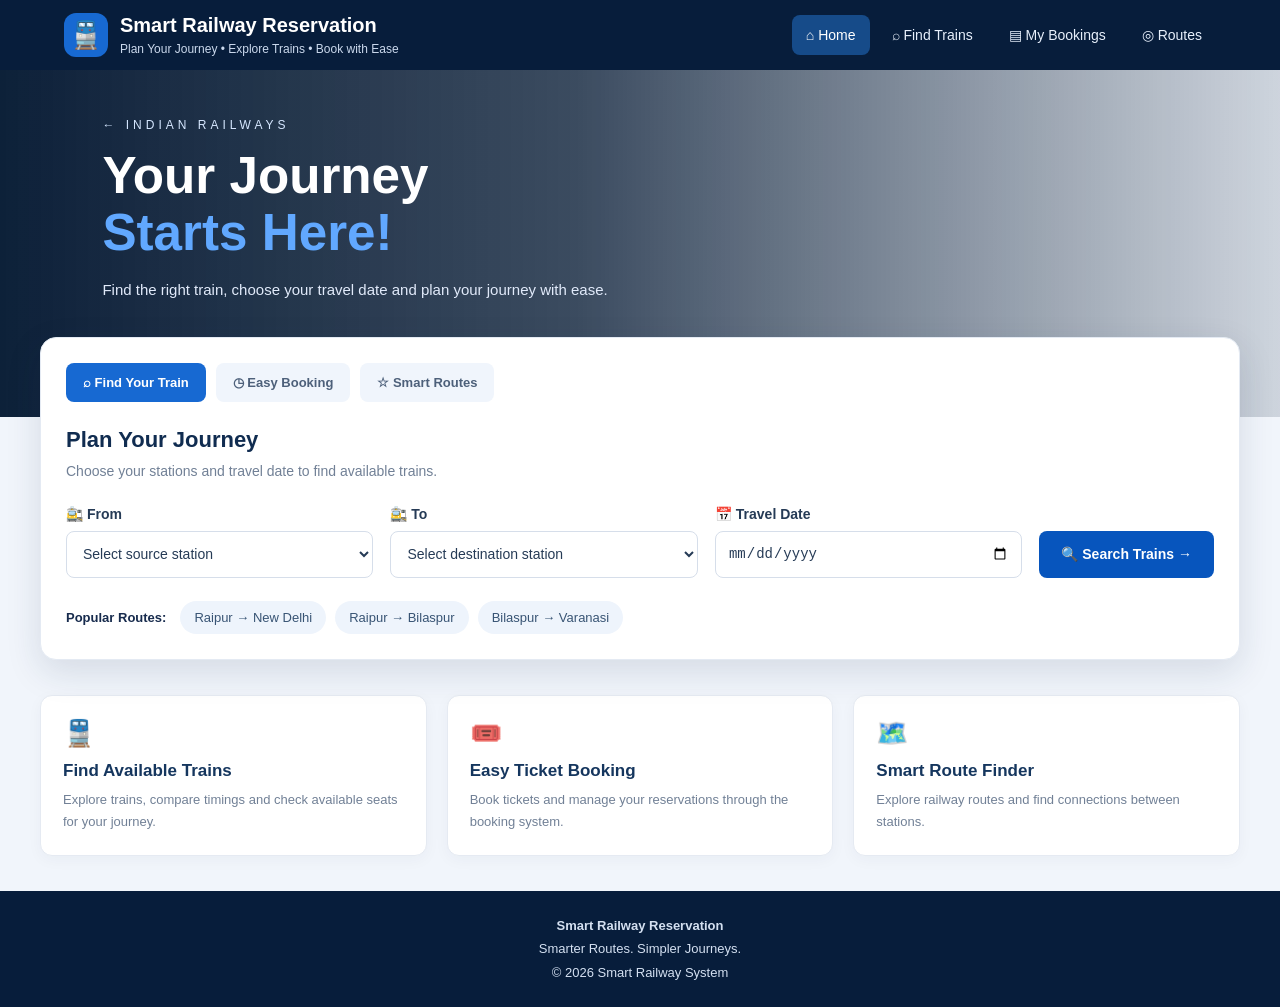
<file: src/main/resources/templates/index.html>
<!DOCTYPE html>
<html xmlns:th="http://www.thymeleaf.org">
<head>
    <meta charset="UTF-8">
    <meta name="viewport" content="width=device-width, initial-scale=1.0">
    <title>Smart Railway Reservation</title>

    <link rel="stylesheet" th:href="@{/css/style.css}">

    <style>
        * {
            box-sizing: border-box;
        }

        body {
            margin: 0;
            font-family: Arial, sans-serif;
            background: #f1f5fb;
            color: #172b4d;
        }

        .navbar {
            min-height: 70px;
            padding: 12px 5%;
            display: flex;
            justify-content: space-between;
            align-items: center;
            gap: 15px;
            background: #071d3b;
            color: white;
        }

        .brand {
            display: flex;
            align-items: center;
            gap: 12px;
        }

        .brand-icon {
            width: 44px;
            height: 44px;
            display: grid;
            place-items: center;
            border-radius: 12px;
            background: #1769d2;
            font-size: 27px;
        }

        .brand h2 {
            margin: 0;
            font-size: 20px;
        }

        .brand p {
            margin: 5px 0 0;
            font-size: 12px;
            color: #cbd9ed;
        }

        .nav-links {
            display: flex;
            align-items: center;
            flex-wrap: wrap;
            gap: 8px;
        }

        .nav-links a {
            padding: 12px 14px;
            border-radius: 8px;
            color: #e8f0fc;
            text-decoration: none;
            font-size: 14px;
        }

        .nav-links a:hover,
        .nav-links a.active {
            background: #164b89;
            color: white;
        }

        .hero {
            min-height: 340px;
            padding: 48px 8% 100px;
            color: white;
            background:
                linear-gradient(90deg,
                    rgba(4, 24, 49, .96) 0%,
                    rgba(4, 24, 49, .77) 45%,
                    rgba(4, 24, 49, .15) 100%),
                url("https://images.unsplash.com/photo-1474487548417-781cb71495f3?auto=format&fit=crop&w=1800&q=85")
                center 55% / cover no-repeat;
        }

        .hero-label {
            font-size: 12px;
            letter-spacing: 4px;
            color: #d6e7ff;
            margin-bottom: 15px;
        }

        .hero h1 {
            max-width: 520px;
            font-size: clamp(34px, 4vw, 52px);
            line-height: 1.12;
            margin: 0 0 15px;
        }

        .hero h1 span {
            color: #61a8ff;
        }

        .hero > p {
            max-width: 560px;
            line-height: 1.7;
            color: #e1eafa;
            font-size: 15px;
        }

        .search-wrapper {
            max-width: 1250px;
            margin: -80px auto 0;
            padding: 0 25px;
            position: relative;
        }

        .search-card {
            background: white;
            padding: 25px;
            border: 1px solid #e4eaf3;
            border-radius: 16px;
            box-shadow: 0 12px 35px rgba(20, 45, 80, .13);
        }

        .search-tabs {
            display: flex;
            gap: 10px;
            flex-wrap: wrap;
            margin-bottom: 25px;
        }

        .search-tabs span {
            padding: 12px 17px;
            border-radius: 8px;
            background: #f0f5fc;
            color: #4d607a;
            font-size: 13px;
            font-weight: bold;
        }

        .search-tabs .selected {
            background: #1769d2;
            color: white;
        }

        .search-card h2 {
            margin: 0 0 7px;
            font-size: 22px;
            color: #102c50;
        }

        .description {
            margin: 0 0 23px;
            color: #718096;
            font-size: 14px;
            line-height: 1.6;
        }

        .search-form {
            display: grid;
            grid-template-columns: 1fr 1fr 1fr auto;
            align-items: end;
            gap: 17px;
        }

        .field label {
            display: block;
            margin-bottom: 9px;
            color: #263b56;
            font-weight: bold;
            font-size: 14px;
        }

        .field select,
        .field input {
            width: 100%;
            height: 47px;
            padding: 10px 12px;
            border: 1px solid #d6deea;
            border-radius: 8px;
            background: #fff;
            color: #263b56;
            font-size: 14px;
        }

        .field select:focus,
        .field input:focus {
            outline: none;
            border-color: #2879dd;
            box-shadow: 0 0 0 3px rgba(40, 121, 221, .12);
        }

        .search-button {
            height: 47px;
            padding: 0 22px;
            border: none;
            border-radius: 8px;
            background: #0755bd;
            color: white;
            font-size: 14px;
            font-weight: bold;
            cursor: pointer;
            white-space: nowrap;
            transition: background .2s, transform .2s;
        }

        .search-button:hover {
            background: #06469b;
            transform: translateY(-1px);
        }

        .popular {
            display: flex;
            align-items: center;
            gap: 9px;
            flex-wrap: wrap;
            margin-top: 23px;
            font-size: 13px;
        }

        .popular strong {
            margin-right: 5px;
        }

        .popular span {
            padding: 9px 14px;
            background: #eef4fc;
            border-radius: 20px;
            color: #385474;
        }

        .features {
            max-width: 1250px;
            margin: 35px auto;
            padding: 0 25px;
            display: grid;
            grid-template-columns: repeat(3, 1fr);
            gap: 20px;
        }

        .feature-card {
            padding: 22px;
            background: white;
            border: 1px solid #e5eaf2;
            border-radius: 12px;
            box-shadow: 0 4px 15px rgba(20, 45, 80, .04);
        }

        .feature-icon {
            font-size: 26px;
        }

        .feature-card h3 {
            margin: 12px 0 8px;
            font-size: 17px;
            color: #15365e;
        }

        .feature-card p {
            margin: 0;
            font-size: 13px;
            color: #718096;
            line-height: 1.7;
        }

        .footer {
            margin-top: 35px;
            padding: 23px;
            text-align: center;
            background: #071d3b;
            color: #d4e0f1;
            font-size: 13px;
            line-height: 1.8;
        }

        @media (max-width: 850px) {
            .navbar {
                align-items: flex-start;
                flex-direction: column;
            }

            .nav-links {
                width: 100%;
            }

            .nav-links a {
                padding: 10px;
            }

            .search-form {
                grid-template-columns: 1fr 1fr;
            }

            .search-button {
                width: 100%;
            }

            .features {
                grid-template-columns: 1fr;
            }
        }

        @media (max-width: 520px) {
            .navbar {
                padding: 14px 18px;
            }

            .brand h2 {
                font-size: 17px;
            }

            .nav-links {
                gap: 3px;
            }

            .nav-links a {
                font-size: 12px;
            }

            .hero {
                min-height: 310px;
                padding: 38px 22px 100px;
            }

            .hero h1 {
                font-size: 35px;
            }

            .search-wrapper {
                padding: 0 14px;
            }

            .search-card {
                padding: 19px;
            }

            .search-form {
                grid-template-columns: 1fr;
                gap: 14px;
            }

            .search-tabs span {
                padding: 10px;
                font-size: 12px;
            }

            .popular {
                align-items: flex-start;
            }
        }
    </style>
</head>

<body>

<header class="navbar">
    <div class="brand">
        <div class="brand-icon">🚆</div>
        <div>
            <h2>Smart Railway Reservation</h2>
            <p>Plan Your Journey • Explore Trains • Book with Ease</p>
        </div>
    </div>

    <nav class="nav-links">
        <a th:href="@{/}" class="active">⌂ Home</a>
        <a th:href="@{/}">⌕ Find Trains</a>
        <a th:href="@{/booking-history}">▤ My Bookings</a>
        <a th:href="@{/routes}">◎ Routes</a>
    </nav>
</header>

<section class="hero">
    <div class="hero-label">← INDIAN RAILWAYS</div>
    <h1>Your Journey<br><span>Starts Here!</span></h1>
    <p>Find the right train, choose your travel date and plan your journey with ease.</p>
</section>

<main>
    <div class="search-wrapper">
        <section class="search-card">

            <div class="search-tabs">
                <span class="selected">⌕ Find Your Train</span>
                <span>◷ Easy Booking</span>
                <span>☆ Smart Routes</span>
            </div>

            <h2>Plan Your Journey</h2>
            <p class="description">
                Choose your stations and travel date to find available trains.
            </p>

            <form class="search-form" th:action="@{/search}" method="get">

                <div class="field">
                    <label for="sourceId">🚉 From</label>
                    <select id="sourceId" name="sourceId" required>
                        <option value="">Select source station</option>
                        <option th:each="s : ${stations}"
                                th:value="${s.stationId}"
                                th:text="${s.stationName + ' (' + s.stationCode + ')'}">
                        </option>
                    </select>
                </div>

                <div class="field">
                    <label for="destinationId">🚉 To</label>
                    <select id="destinationId" name="destinationId" required>
                        <option value="">Select destination station</option>
                        <option th:each="s : ${stations}"
                                th:value="${s.stationId}"
                                th:text="${s.stationName + ' (' + s.stationCode + ')'}">
                        </option>
                    </select>
                </div>

                <div class="field">
                    <label for="date">📅 Travel Date</label>
                    <input type="date"
                           id="date"
                           name="date"
                           th:value="${#temporals.format(#temporals.createNow(), 'yyyy-MM-dd')}"
                           required>
                </div>

                <button type="submit" class="search-button">
                    🔍 Search Trains →
                </button>

            </form>

            <div class="popular">
                <strong>Popular Routes:</strong>
                <span>Raipur → New Delhi</span>
                <span>Raipur → Bilaspur</span>
                <span>Bilaspur → Varanasi</span>
            </div>

        </section>
    </div>

    <section class="features">
        <article class="feature-card">
            <div class="feature-icon">🚆</div>
            <h3>Find Available Trains</h3>
            <p>Explore trains, compare timings and check available seats for your journey.</p>
        </article>

        <article class="feature-card">
            <div class="feature-icon">🎟️</div>
            <h3>Easy Ticket Booking</h3>
            <p>Book tickets and manage your reservations through the booking system.</p>
        </article>

        <article class="feature-card">
            <div class="feature-icon">🗺️</div>
            <h3>Smart Route Finder</h3>
            <p>Explore railway routes and find connections between stations.</p>
        </article>
    </section>
</main>

<footer class="footer">
    <strong>Smart Railway Reservation</strong><br>
    Smarter Routes. Simpler Journeys.<br>
    © 2026 Smart Railway System
</footer>

</body>
</html>
</file>
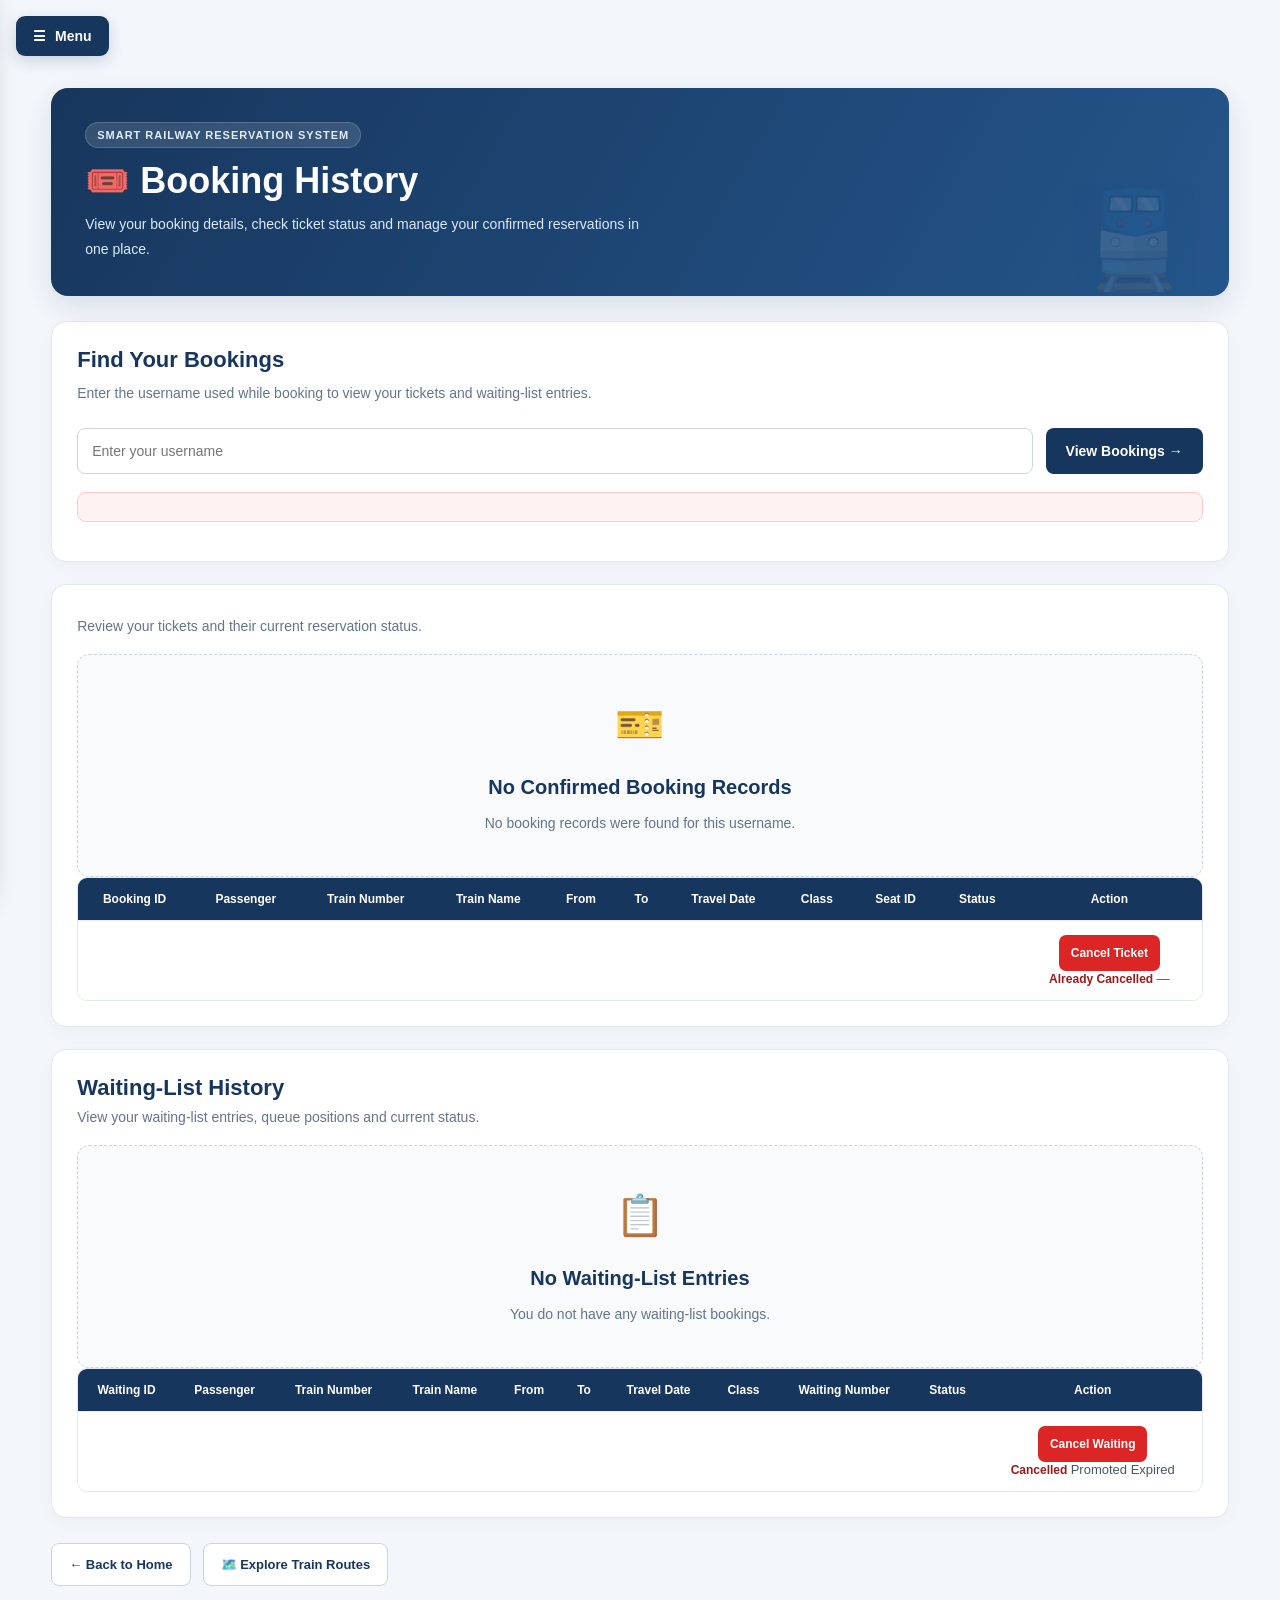
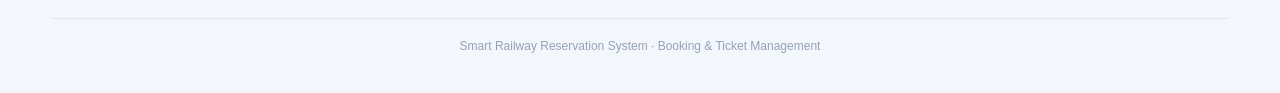
<file: src/main/resources/templates/booking-history.html>
<!DOCTYPE html>
<html lang="en" xmlns:th="http://www.thymeleaf.org">

<head>
    <meta charset="UTF-8">
    <meta name="viewport" content="width=device-width, initial-scale=1.0">
    <title>Booking History | Smart Railway</title>

    <style>
        * {
            box-sizing: border-box;
        }

        body {
            margin: 0;
            color: #1e293b;
            background: #f3f6fb;
            font-family: "Segoe UI", Arial, sans-serif;
        }

        .menu-button {
            position: fixed;
            top: 16px;
            left: 16px;
            z-index: 1001;
            display: flex;
            align-items: center;
            gap: 9px;
            padding: 12px 17px;
            color: #fff;
            background: #17365d;
            border: none;
            border-radius: 9px;
            font-size: 14px;
            font-weight: 700;
            cursor: pointer;
            box-shadow: 0 5px 15px rgba(23, 54, 93, .18);
        }

        .menu-button:hover {
            background: #24558a;
        }

        .menu-overlay {
            position: fixed;
            inset: 0;
            z-index: 1002;
            background: rgba(15, 23, 42, .55);
            opacity: 0;
            visibility: hidden;
            transition: opacity .25s ease, visibility .25s ease;
        }

        .menu-overlay.open {
            opacity: 1;
            visibility: visible;
        }

        .side-menu {
            position: fixed;
            top: 0;
            left: 0;
            z-index: 1003;
            width: 290px;
            max-width: 85%;
            height: 100%;
            height: 100dvh;
            padding: 25px 20px;
            overflow-y: auto;
            background: linear-gradient(160deg, #17365d, #104a78);
            box-shadow: 5px 0 25px rgba(15, 23, 42, .2);
            transform: translateX(-105%);
            transition: transform .3s ease;
        }

        .side-menu.open {
            transform: translateX(0);
        }

        .menu-header {
            display: flex;
            align-items: center;
            justify-content: space-between;
            gap: 10px;
            padding-bottom: 22px;
            border-bottom: 1px solid rgba(255, 255, 255, .2);
        }

        .menu-brand {
            color: #fff;
            font-size: 21px;
            font-weight: 800;
        }

        .close-button {
            width: 40px;
            height: 40px;
            color: #fff;
            background: transparent;
            border: none;
            border-radius: 7px;
            font-size: 30px;
            cursor: pointer;
        }

        .close-button:hover {
            background: rgba(255, 255, 255, .14);
        }

        .menu-caption {
            margin: 25px 0 12px;
            color: #cbdcec;
            font-size: 11px;
            font-weight: 800;
            letter-spacing: 1.5px;
            text-transform: uppercase;
        }

        .menu-links {
            display: flex;
            flex-direction: column;
            gap: 7px;
        }

        .menu-links a {
            display: flex;
            align-items: center;
            gap: 12px;
            padding: 13px 12px;
            color: #f8fafc;
            text-decoration: none;
            border-radius: 9px;
            font-size: 14px;
            transition: background .2s ease;
        }

        .menu-links a:hover,
        .menu-links a.active {
            background: rgba(255, 255, 255, .15);
        }

        .menu-icon {
            width: 25px;
            text-align: center;
            font-size: 18px;
        }

        body.menu-open {
            overflow: hidden;
        }

        .container {
            width: 92%;
            max-width: 1350px;
            margin: auto;
            padding: 88px 0 40px;
        }

        .page-header {
            position: relative;
            overflow: hidden;
            margin-bottom: 25px;
            padding: 34px;
            color: #fff;
            background: linear-gradient(120deg, #17365d, #24558a);
            border-radius: 17px;
            box-shadow: 0 10px 28px rgba(23, 54, 93, .12);
        }

        .page-header::after {
            content: "🚆";
            position: absolute;
            right: 35px;
            bottom: 0;
            font-size: 95px;
            opacity: .13;
            pointer-events: none;
        }

        .header-label {
            display: inline-block;
            margin-bottom: 12px;
            padding: 6px 11px;
            color: #e0edff;
            background: rgba(255, 255, 255, .13);
            border: 1px solid rgba(255, 255, 255, .16);
            border-radius: 20px;
            font-size: 11px;
            font-weight: 800;
            letter-spacing: 1px;
        }

        .page-header h1 {
            position: relative;
            z-index: 1;
            margin: 0 0 10px;
            color: #fff;
            font-size: clamp(27px, 4vw, 36px);
        }

        .page-header p {
            position: relative;
            z-index: 1;
            max-width: 570px;
            margin: 0;
            color: #dbeafe;
            font-size: 14px;
            line-height: 1.8;
        }

        .panel {
            margin-top: 22px;
            padding: 25px;
            background: #fff;
            border: 1px solid #e2e8f0;
            border-radius: 15px;
            box-shadow: 0 5px 20px rgba(15, 23, 42, .035);
        }

        .search-title {
            margin: 0 0 9px;
            color: #17365d;
            font-size: 22px;
        }

        .search-description {
            margin: 0 0 22px;
            color: #64748b;
            font-size: 14px;
            line-height: 1.7;
        }

        .search-form {
            display: grid;
            grid-template-columns: minmax(0, 1fr) auto;
            gap: 13px;
        }

        .search-form input {
            width: 100%;
            min-width: 0;
            min-height: 46px;
            padding: 12px 14px;
            color: #1e293b;
            background: #fff;
            border: 1px solid #cbd5e1;
            border-radius: 8px;
            font-family: inherit;
            font-size: 14px;
        }

        .search-form input:focus {
            outline: none;
            border-color: #3674b5;
            box-shadow: 0 0 0 3px rgba(54, 116, 181, .12);
        }

        button {
            font-family: inherit;
            cursor: pointer;
        }

        .search-button {
            min-height: 46px;
            padding: 12px 20px;
            color: #fff;
            background: #17365d;
            border: none;
            border-radius: 8px;
            font-size: 14px;
            font-weight: 800;
            transition: background .2s ease;
        }

        .search-button:hover {
            background: #24558a;
        }

        .error {
            margin-top: 18px;
            padding: 14px 16px;
            color: #991b1b;
            background: #fef2f2;
            border: 1px solid #fecaca;
            border-radius: 9px;
            font-size: 14px;
            line-height: 1.6;
        }

        .history-heading {
            margin: 0;
            color: #17365d;
            font-size: 22px;
            overflow-wrap: anywhere;
        }

        .history-subtitle {
            margin: 8px 0 20px;
            color: #64748b;
            font-size: 14px;
        }

        .table-wrapper {
            width: 100%;
            overflow-x: auto;
            border: 1px solid #e2e8f0;
            border-radius: 10px;
        }

        table {
            width: 100%;
            min-width: 1120px;
            border-collapse: collapse;
            background: #fff;
        }

        thead {
            color: #fff;
            background: #17365d;
        }

        th,
        td {
            padding: 14px 13px;
            border-bottom: 1px solid #e8edf4;
            text-align: center;
            white-space: nowrap;
            font-size: 13px;
        }

        th {
            font-size: 12px;
            font-weight: 800;
        }

        td {
            color: #475569;
        }

        tbody tr:nth-child(even) {
            background: #f8fafc;
        }

        tbody tr:hover {
            background: #eff6ff;
        }

        tbody tr:last-child td {
            border-bottom: none;
        }

        .status {
            display: inline-block;
            padding: 7px 11px;
            border-radius: 20px;
            font-size: 11px;
            font-weight: 800;
        }

        .confirmed {
            color: #166534;
            background: #dcfce7;
        }

        .cancelled {
            color: #991b1b;
            background: #fee2e2;
        }

        .waiting {
            color: #92400e;
            background: #fef3c7;
        }

        .expired {
            color: #475569;
            background: #e2e8f0;
        }

        .cancel-button {
            min-height: 36px;
            padding: 9px 12px;
            color: #fff;
            background: #dc2626;
            border: none;
            border-radius: 7px;
            font-size: 12px;
            font-weight: 800;
            transition: background .2s ease;
        }

        .cancel-button:hover {
            background: #b91c1c;
        }

        .already-cancelled {
            color: #991b1b;
            font-size: 12px;
            font-weight: 700;
        }

        .action-form {
            margin: 0;
        }

        .empty {
            margin-top: 18px;
            padding: 35px 20px;
            color: #64748b;
            background: #f8fafc;
            border: 1px dashed #cbd5e1;
            border-radius: 12px;
            text-align: center;
            line-height: 1.7;
        }

        .empty-icon {
            margin-bottom: 12px;
            font-size: 40px;
        }

        .empty h3 {
            margin: 0 0 8px;
            color: #17365d;
            font-size: 20px;
        }

        .empty p {
            margin: 5px 0;
            font-size: 14px;
        }

        .bottom-navigation {
            display: flex;
            flex-wrap: wrap;
            gap: 12px;
            margin-top: 25px;
        }

        .back-link {
            display: inline-flex;
            align-items: center;
            justify-content: center;
            min-height: 43px;
            padding: 11px 17px;
            color: #17365d;
            background: #fff;
            border: 1px solid #cbd5e1;
            border-radius: 8px;
            text-decoration: none;
            font-size: 13px;
            font-weight: 800;
            transition: background .2s ease;
        }

        .back-link:hover {
            background: #eaf1f9;
        }

        .page-footer {
            margin-top: 32px;
            padding-top: 20px;
            color: #94a3b8;
            border-top: 1px solid #e2e8f0;
            text-align: center;
            font-size: 12px;
        }

        @media (max-width: 650px) {
            .container {
                width: 94%;
                padding-top: 80px;
            }

            .page-header {
                padding: 25px 20px;
            }

            .page-header::after {
                right: 12px;
                font-size: 65px;
            }

            .panel {
                padding: 17px;
            }

            .search-form {
                grid-template-columns: 1fr;
            }

            .search-button {
                width: 100%;
            }

            .bottom-navigation {
                flex-direction: column;
            }

            .back-link {
                width: 100%;
            }
        }

        @media (prefers-reduced-motion: reduce) {
            *,
            *::before,
            *::after {
                scroll-behavior: auto !important;
                transition-duration: .01ms !important;
                animation-duration: .01ms !important;
            }
        }
    </style>
</head>

<body>

<button type="button"
        class="menu-button"
        id="menuButton"
        aria-label="Open navigation menu"
        aria-controls="sideMenu"
        aria-expanded="false">

    <span aria-hidden="true">☰</span>
    <span>Menu</span>
</button>

<div class="menu-overlay" id="menuOverlay"></div>

<aside class="side-menu"
       id="sideMenu"
       aria-label="Main navigation"
       aria-hidden="true"
       inert>

    <div class="menu-header">

        <div class="menu-brand">🚆 Smart Railway</div>

        <button type="button"
                class="close-button"
                id="closeMenu"
                aria-label="Close navigation menu">
            &times;
        </button>

    </div>

    <p class="menu-caption">Navigation</p>

    <nav class="menu-links">

        <a th:href="@{/}">
            <span class="menu-icon" aria-hidden="true">⌂</span>
            <span>Home</span>
        </a>

        <a th:href="@{/}">
            <span class="menu-icon" aria-hidden="true">🚆</span>
            <span>Train Search</span>
        </a>

        <a th:href="@{/booking-history}" class="active">
            <span class="menu-icon" aria-hidden="true">🎟️</span>
            <span>Booking History</span>
        </a>

        <a th:href="@{/routes}">
            <span class="menu-icon" aria-hidden="true">🗺️</span>
            <span>Route Finder (BFS &amp; Dijkstra)</span>
        </a>

    </nav>
</aside>

<main class="container">

    <header class="page-header">

        <span class="header-label">
            SMART RAILWAY RESERVATION SYSTEM
        </span>

        <h1>🎟️ Booking History</h1>

        <p>
            View your booking details, check ticket status and manage
            your confirmed reservations in one place.
        </p>

    </header>

    <!-- Search bookings using username -->

    <section class="panel">

        <h2 class="search-title">Find Your Bookings</h2>

        <p class="search-description">
            Enter the username used while booking to view your tickets
            and waiting-list entries.
        </p>

        <form class="search-form"
              th:action="@{/booking-history}"
              method="get">

            <input
                type="text"
                name="username"
                placeholder="Enter your username"
                th:value="${username}"
                aria-label="Username"
                autocomplete="username"
                required>

            <button type="submit" class="search-button">
                View Bookings →
            </button>

        </form>

        <p class="error"
           th:if="${error}"
           th:text="${error}">
        </p>

    </section>

    <!-- Confirmed and cancelled booking history -->

    <section class="panel" th:if="${username != null}">

        <h2 class="history-heading"
            th:text="'Booking history for: ' + ${username}">
        </h2>

        <p class="history-subtitle">
            Review your tickets and their current reservation status.
        </p>

        <div th:if="${#lists.isEmpty(bookings)}" class="empty">

            <div class="empty-icon">🎫</div>

            <h3>No Confirmed Booking Records</h3>

            <p>No booking records were found for this username.</p>

        </div>

        <div class="table-wrapper"
             th:if="${not #lists.isEmpty(bookings)}">

            <table>

                <thead>
                <tr>
                    <th>Booking ID</th>
                    <th>Passenger</th>
                    <th>Train Number</th>
                    <th>Train Name</th>
                    <th>From</th>
                    <th>To</th>
                    <th>Travel Date</th>
                    <th>Class</th>
                    <th>Seat ID</th>
                    <th>Status</th>
                    <th>Action</th>
                </tr>
                </thead>

                <tbody>

                <tr th:each="booking : ${bookings}">

                    <td th:text="${booking.bookingId}"></td>

                    <td th:text="${booking.passengerName}"></td>

                    <td th:text="${booking.trainNumber}"></td>

                    <td th:text="${booking.trainName}"></td>

                    <td th:text="${booking.sourceStationName}"></td>

                    <td th:text="${booking.destinationStationName}"></td>

                    <td th:text="${booking.travelDate}"></td>

                    <td th:text="${booking.classType}"></td>

                    <td th:text="${booking.seatId != null
                                  ? booking.seatId : '—'}"></td>

                    <td>

                        <span
                            class="status"
                            th:text="${booking.bookingStatus}"
                            th:classappend="${booking.bookingStatus == 'CONFIRMED'
                                ? ' confirmed'
                                : (booking.bookingStatus == 'CANCELLED'
                                    ? ' cancelled' : ' waiting')}">
                        </span>

                    </td>

                    <td>

                        <!-- Cancel only confirmed tickets -->

                        <form
                            class="action-form"
                            th:if="${booking.bookingStatus == 'CONFIRMED'}"
                            th:action="@{/cancel-ticket}"
                            method="post"
                            onsubmit="return confirm('Are you sure you want to cancel this ticket?');">

                            <input
                                type="hidden"
                                name="bookingId"
                                th:value="${booking.bookingId}">

                            <input
                                type="hidden"
                                name="username"
                                th:value="${username}">

                            <button type="submit" class="cancel-button">
                                Cancel Ticket
                            </button>

                        </form>

                        <span
                            class="already-cancelled"
                            th:if="${booking.bookingStatus == 'CANCELLED'}">
                            Already Cancelled
                        </span>

                        <span
                            th:if="${booking.bookingStatus != 'CONFIRMED'
                                    and booking.bookingStatus != 'CANCELLED'}">
                            —
                        </span>

                    </td>

                </tr>

                </tbody>

            </table>

        </div>

    </section>

    <!-- Waiting-list history -->

    <section class="panel" th:if="${username != null}">

        <h2 class="history-heading">Waiting-List History</h2>

        <p class="history-subtitle">
            View your waiting-list entries, queue positions and current status.
        </p>

        <div class="empty"
             th:if="${#lists.isEmpty(waitingList)}">

            <div class="empty-icon">📋</div>

            <h3>No Waiting-List Entries</h3>

            <p>You do not have any waiting-list bookings.</p>

        </div>

        <div class="table-wrapper"
             th:if="${not #lists.isEmpty(waitingList)}">

            <table>

                <thead>
                <tr>
                    <th>Waiting ID</th>
                    <th>Passenger</th>
                    <th>Train Number</th>
                    <th>Train Name</th>
                    <th>From</th>
                    <th>To</th>
                    <th>Travel Date</th>
                    <th>Class</th>
                    <th>Waiting Number</th>
                    <th>Status</th>
                    <th>Action</th>
                </tr>
                </thead>

                <tbody>

                <tr th:each="waiting : ${waitingList}">

                    <td th:text="${waiting.waitingId}"></td>

                    <td th:text="${waiting.passengerName}"></td>

                    <td th:text="${waiting.trainNumber}"></td>

                    <td th:text="${waiting.trainName}"></td>

                    <td th:text="${waiting.sourceStationName}"></td>

                    <td th:text="${waiting.destinationStationName}"></td>

                    <td th:text="${waiting.travelDate}"></td>

                    <td th:text="${waiting.classType}"></td>

                    <td th:text="${waiting.waitingLabel}"></td>

                    <td>

                        <span
                            class="status"
                            th:text="${waiting.status}"
                            th:classappend="${waiting.status == 'WAITING'
                                ? ' waiting'
                                : (waiting.status == 'CONFIRMED'
                                    ? ' confirmed'
                                    : (waiting.status == 'CANCELLED'
                                        ? ' cancelled' : ' expired'))}">
                        </span>

                    </td>

                    <td>

                        <!-- Only active waiting-list entries can be cancelled -->

                        <form
                            class="action-form"
                            th:if="${waiting.status == 'WAITING'}"
                            th:action="@{/cancel-waiting}"
                            method="post"
                            onsubmit="return confirm('Are you sure you want to cancel this waiting-list entry?');">

                            <input
                                type="hidden"
                                name="waitingId"
                                th:value="${waiting.waitingId}">

                            <input
                                type="hidden"
                                name="username"
                                th:value="${username}">

                            <button type="submit" class="cancel-button">
                                Cancel Waiting
                            </button>

                        </form>

                        <span
                            class="already-cancelled"
                            th:if="${waiting.status == 'CANCELLED'}">
                            Cancelled
                        </span>

                        <span
                            th:if="${waiting.status == 'CONFIRMED'}">
                            Promoted
                        </span>

                        <span
                            th:if="${waiting.status == 'EXPIRED'}">
                            Expired
                        </span>

                    </td>

                </tr>

                </tbody>

            </table>

        </div>

    </section>

    <div class="bottom-navigation">

        <a class="back-link" th:href="@{/}">
            ← Back to Home
        </a>

        <a class="back-link" th:href="@{/routes}">
            🗺️ Explore Train Routes
        </a>

    </div>

    <footer class="page-footer">
        Smart Railway Reservation System · Booking &amp; Ticket Management
    </footer>

</main>

<script>

    const menuButton = document.getElementById("menuButton");
    const sideMenu = document.getElementById("sideMenu");
    const menuOverlay = document.getElementById("menuOverlay");
    const closeMenuButton = document.getElementById("closeMenu");

    function openMenu() {

        sideMenu.classList.add("open");
        menuOverlay.classList.add("open");

        sideMenu.removeAttribute("inert");
        sideMenu.setAttribute("aria-hidden", "false");

        document.body.classList.add("menu-open");

        menuButton.setAttribute("aria-expanded", "true");

        closeMenuButton.focus();
    }

    function closeSideMenu() {

        sideMenu.classList.remove("open");
        menuOverlay.classList.remove("open");

        sideMenu.setAttribute("inert", "");
        sideMenu.setAttribute("aria-hidden", "true");

        document.body.classList.remove("menu-open");

        menuButton.setAttribute("aria-expanded", "false");

        menuButton.focus();
    }

    menuButton.addEventListener("click", openMenu);

    closeMenuButton.addEventListener("click", closeSideMenu);

    menuOverlay.addEventListener("click", closeSideMenu);

    document.addEventListener("keydown", function (event) {

        if (event.key === "Escape" && sideMenu.classList.contains("open")) {
            closeSideMenu();
        }

    });

</script>

</body>
</html>
</file>
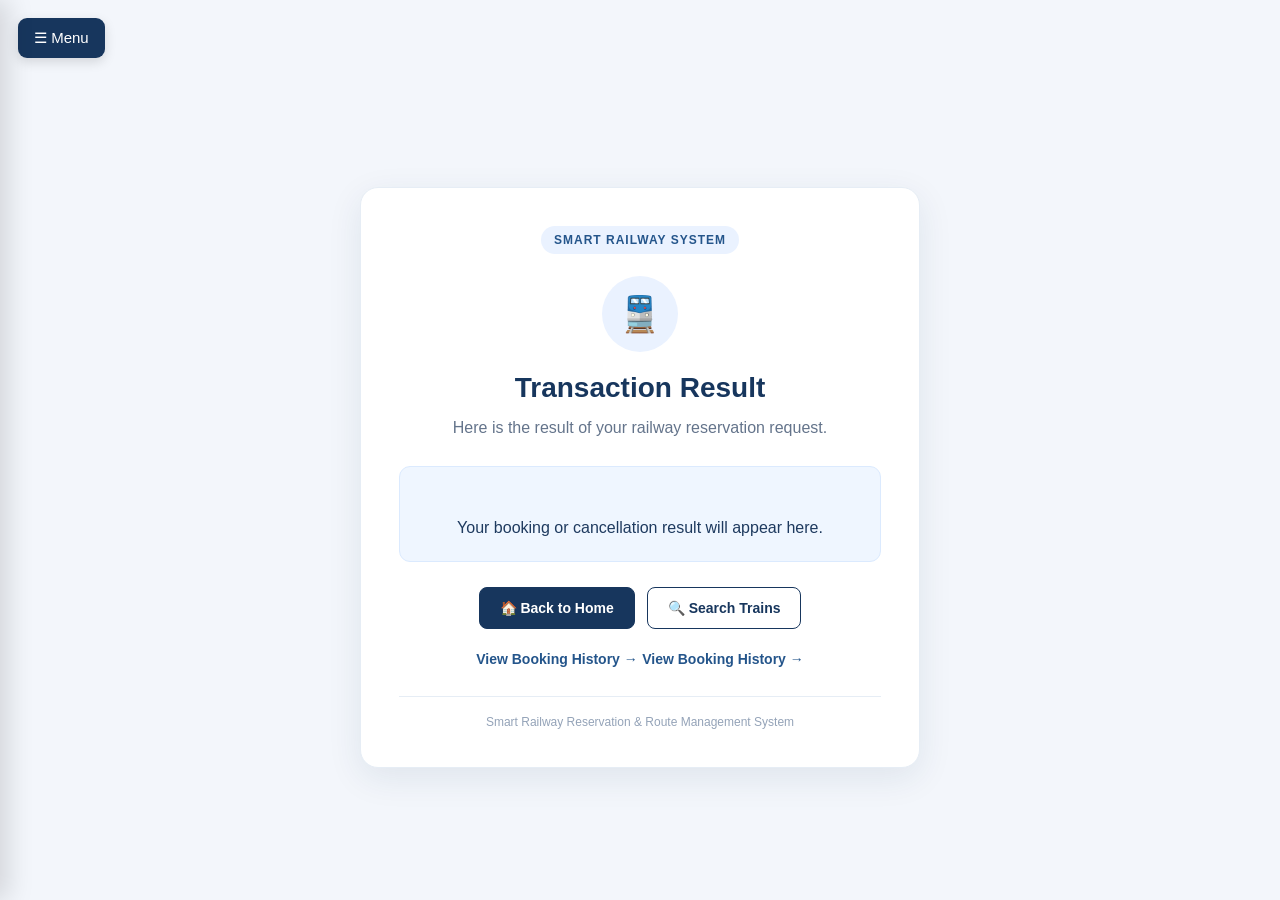
<file: src/main/resources/templates/booking-result.html>
<!DOCTYPE html>
<html lang="en" xmlns:th="http://www.thymeleaf.org">

<head>
    <meta charset="UTF-8">
    <meta name="viewport" content="width=device-width, initial-scale=1.0">

    <title>Booking Result | Smart Railway</title>

    <style>
        * {
            box-sizing: border-box;
        }

        body {
            margin: 0;
            min-height: 100vh;
            font-family: "Segoe UI", Arial, sans-serif;
            background: #f3f6fb;
            color: #1e293b;
        }

        body.menu-open {
            overflow: hidden;
        }

        /* Menu Button */
        .menu-button {
            position: fixed;
            top: 18px;
            left: 18px;
            z-index: 1001;
            padding: 11px 16px;
            border: none;
            border-radius: 9px;
            background: #17365d;
            color: white;
            font-size: 15px;
            cursor: pointer;
            box-shadow: 0 4px 12px #0002;
        }

        .menu-button:hover {
            background: #24558b;
        }

        /* Menu Overlay */
        .menu-overlay {
            position: fixed;
            inset: 0;
            z-index: 1002;
            background: rgba(15, 23, 42, 0.5);
            opacity: 0;
            visibility: hidden;
            transition: opacity 0.3s, visibility 0.3s;
        }

        .menu-overlay.open {
            opacity: 1;
            visibility: visible;
        }

        /* Sidebar */
        .side-menu {
            position: fixed;
            top: 0;
            left: 0;
            z-index: 1003;
            width: 285px;
            max-width: 85vw;
            height: 100vh;
            height: 100dvh;
            padding: 22px 16px;
            overflow-y: auto;
            background: linear-gradient(160deg, #17365d, #104a78);
            color: white;
            transform: translateX(-100%);
            transition: transform 0.3s ease;
            box-shadow: 8px 0 25px #0002;
        }

        .side-menu.open {
            transform: translateX(0);
        }

        .menu-header {
            display: flex;
            align-items: center;
            justify-content: space-between;
            padding-bottom: 24px;
            border-bottom: 1px solid #ffffff30;
        }

        .menu-brand {
            font-size: 19px;
            font-weight: 700;
        }

        .close-button {
            width: 40px;
            height: 40px;
            border: none;
            border-radius: 7px;
            background: transparent;
            color: white;
            font-size: 30px;
            cursor: pointer;
        }

        .close-button:hover {
            background: #ffffff20;
        }

        .menu-caption {
            margin: 24px 10px 12px;
            color: #cbd5e1;
            font-size: 12px;
            text-transform: uppercase;
            letter-spacing: 1.5px;
        }

        .menu-links {
            display: flex;
            flex-direction: column;
            gap: 5px;
        }

        .menu-links a {
            display: block;
            margin: 0;
            padding: 13px 12px;
            border-radius: 8px;
            color: white;
            text-decoration: none;
            transition: background 0.2s;
        }

        .menu-links a:hover {
            background: #ffffff20;
        }

        .menu-icon {
            display: inline-block;
            width: 32px;
        }

        /* Main Page */
        .page {
            min-height: 100vh;
            display: flex;
            align-items: center;
            justify-content: center;
            padding: 90px 20px 35px;
        }

        /* Result Card */
        .result-card {
            width: 100%;
            max-width: 560px;
            padding: 38px;
            text-align: center;
            background: white;
            border: 1px solid #e6edf5;
            border-radius: 18px;
            box-shadow: 0 10px 35px rgba(23, 54, 93, 0.09);
            animation: appear 0.4s ease;
        }

        .top-label {
            display: inline-block;
            margin-bottom: 22px;
            padding: 7px 13px;
            border-radius: 20px;
            background: #eaf2ff;
            color: #24558b;
            font-size: 12px;
            font-weight: 700;
            letter-spacing: 1px;
            text-transform: uppercase;
        }

        .result-icon {
            width: 76px;
            height: 76px;
            display: flex;
            align-items: center;
            justify-content: center;
            margin: 0 auto 20px;
            border-radius: 50%;
            background: #eaf2ff;
            font-size: 35px;
        }

        h1 {
            margin: 0 0 10px;
            color: #17365d;
            font-size: 28px;
        }

        .subtitle {
            margin: 0 0 25px;
            color: #64748b;
            line-height: 1.7;
        }

        /* Transaction Message */
        .message {
            padding: 18px;
            margin: 20px 0 25px;
            border: 1px solid #dbeafe;
            border-radius: 11px;
            background: #eff6ff;
            color: #1e3a5f;
            line-height: 1.8;
            overflow-wrap: anywhere;
            white-space: pre-line;
        }

        /* Action Buttons */
        .button-group {
            display: flex;
            justify-content: center;
            flex-wrap: wrap;
            gap: 12px;
        }

        .action-button {
            display: inline-block;
            padding: 12px 20px;
            border: 1px solid #17365d;
            border-radius: 8px;
            background: #17365d;
            color: white;
            font-size: 14px;
            font-weight: 600;
            text-decoration: none;
            transition: background 0.2s, transform 0.2s;
        }

        .action-button:hover {
            background: #24558b;
            border-color: #24558b;
            transform: translateY(-1px);
        }

        .secondary-button {
            background: white;
            color: #17365d;
        }

        .secondary-button:hover {
            color: white;
        }

        /* Booking History Link */
        .history-link {
            display: inline-block;
            margin-top: 22px;
            color: #24558b;
            font-size: 14px;
            font-weight: 600;
            text-decoration: none;
        }

        .history-link:hover {
            text-decoration: underline;
        }

        /* Footer */
        .footer {
            margin-top: 28px;
            padding-top: 18px;
            border-top: 1px solid #e6edf5;
            color: #94a3b8;
            font-size: 12px;
        }

        /* Keyboard Accessibility */
        button:focus-visible,
        a:focus-visible {
            outline: 3px solid #60a5fa;
            outline-offset: 3px;
        }

        /* Animation */
        @keyframes appear {
            from {
                opacity: 0;
                transform: translateY(10px);
            }

            to {
                opacity: 1;
                transform: translateY(0);
            }
        }

        /* Mobile Responsive */
        @media (max-width: 480px) {
            .result-card {
                padding: 28px 18px;
            }

            h1 {
                font-size: 24px;
            }

            .button-group {
                flex-direction: column;
            }

            .action-button {
                width: 100%;
            }
        }

        /* Reduced Motion Accessibility */
        @media (prefers-reduced-motion: reduce) {
            *,
            *::before,
            *::after {
                animation-duration: 0.01ms !important;
                transition-duration: 0.01ms !important;
            }
        }
    </style>
</head>

<body>

    <!-- Menu Button -->
    <button type="button"
            class="menu-button"
            id="menuButton"
            aria-label="Open navigation menu"
            aria-controls="sideMenu"
            aria-expanded="false">
        ☰ Menu
    </button>

    <!-- Menu Overlay -->
    <div class="menu-overlay" id="menuOverlay"></div>

    <!-- Sidebar Navigation -->
    <aside class="side-menu"
           id="sideMenu"
           aria-label="Main navigation"
           aria-hidden="true"
           inert>

        <div class="menu-header">

            <div class="menu-brand">
                🚆 Smart Railway
            </div>

            <button type="button"
                    class="close-button"
                    id="closeMenu"
                    aria-label="Close menu">
                &times;
            </button>

        </div>

        <p class="menu-caption">Navigation</p>

        <nav class="menu-links">

            <a th:href="@{/}">
                <span class="menu-icon">⌂</span> Home
            </a>

            <a th:href="@{/}">
                <span class="menu-icon">🚆</span> Train Search
            </a>

            <a th:href="@{/booking-history}">
                <span class="menu-icon">🎟️</span> Booking History
            </a>

            <a th:href="@{/routes}">
                <span class="menu-icon">🗺️</span> Route Finder
            </a>

        </nav>

    </aside>

    <!-- Main Content -->
    <main class="page">

        <section class="result-card">

            <div class="top-label">
                Smart Railway System
            </div>

            <div class="result-icon" aria-hidden="true">
                🚆
            </div>

            <h1>Transaction Result</h1>

            <p class="subtitle">
                Here is the result of your railway reservation request.
            </p>

            <!-- Booking / Cancellation Result -->
            <div class="message"
                 role="status"
                 aria-live="polite"
                 th:text="${message}">
                Your booking or cancellation result will appear here.
            </div>

            <!-- Action Buttons -->
            <div class="button-group">

                <a th:href="@{/}" class="action-button">
                    🏠 Back to Home
                </a>

                <a th:href="@{/}" class="action-button secondary-button">
                    🔍 Search Trains
                </a>

            </div>

            <!-- Booking History Link -->
            <a th:if="${username != null}"
               th:href="@{/booking-history(username=${username})}"
               class="history-link">
                View Booking History →
            </a>

            <!-- Fallback when username is unavailable -->
            <a th:unless="${username != null}"
               th:href="@{/booking-history}"
               class="history-link">
                View Booking History →
            </a>

            <!-- Footer -->
            <div class="footer">
                Smart Railway Reservation &amp; Route Management System
            </div>

        </section>

    </main>

    <!-- Sidebar JavaScript -->
    <script>

        const menuButton = document.getElementById("menuButton");
        const sideMenu = document.getElementById("sideMenu");
        const menuOverlay = document.getElementById("menuOverlay");
        const closeMenuButton = document.getElementById("closeMenu");

        function openMenu() {

            sideMenu.classList.add("open");
            menuOverlay.classList.add("open");

            sideMenu.removeAttribute("inert");
            sideMenu.setAttribute("aria-hidden", "false");

            document.body.classList.add("menu-open");

            menuButton.setAttribute("aria-expanded", "true");

            closeMenuButton.focus();
        }

        function closeSideMenu() {

            sideMenu.classList.remove("open");
            menuOverlay.classList.remove("open");

            sideMenu.setAttribute("inert", "");
            sideMenu.setAttribute("aria-hidden", "true");

            document.body.classList.remove("menu-open");

            menuButton.setAttribute("aria-expanded", "false");

            menuButton.focus();
        }

        menuButton.addEventListener("click", openMenu);

        closeMenuButton.addEventListener("click", closeSideMenu);

        menuOverlay.addEventListener("click", closeSideMenu);

        document.addEventListener("keydown", function (event) {

            if (
                event.key === "Escape" &&
                sideMenu.classList.contains("open")
            ) {
                closeSideMenu();
            }

        });

    </script>

</body>
</html>
</file>
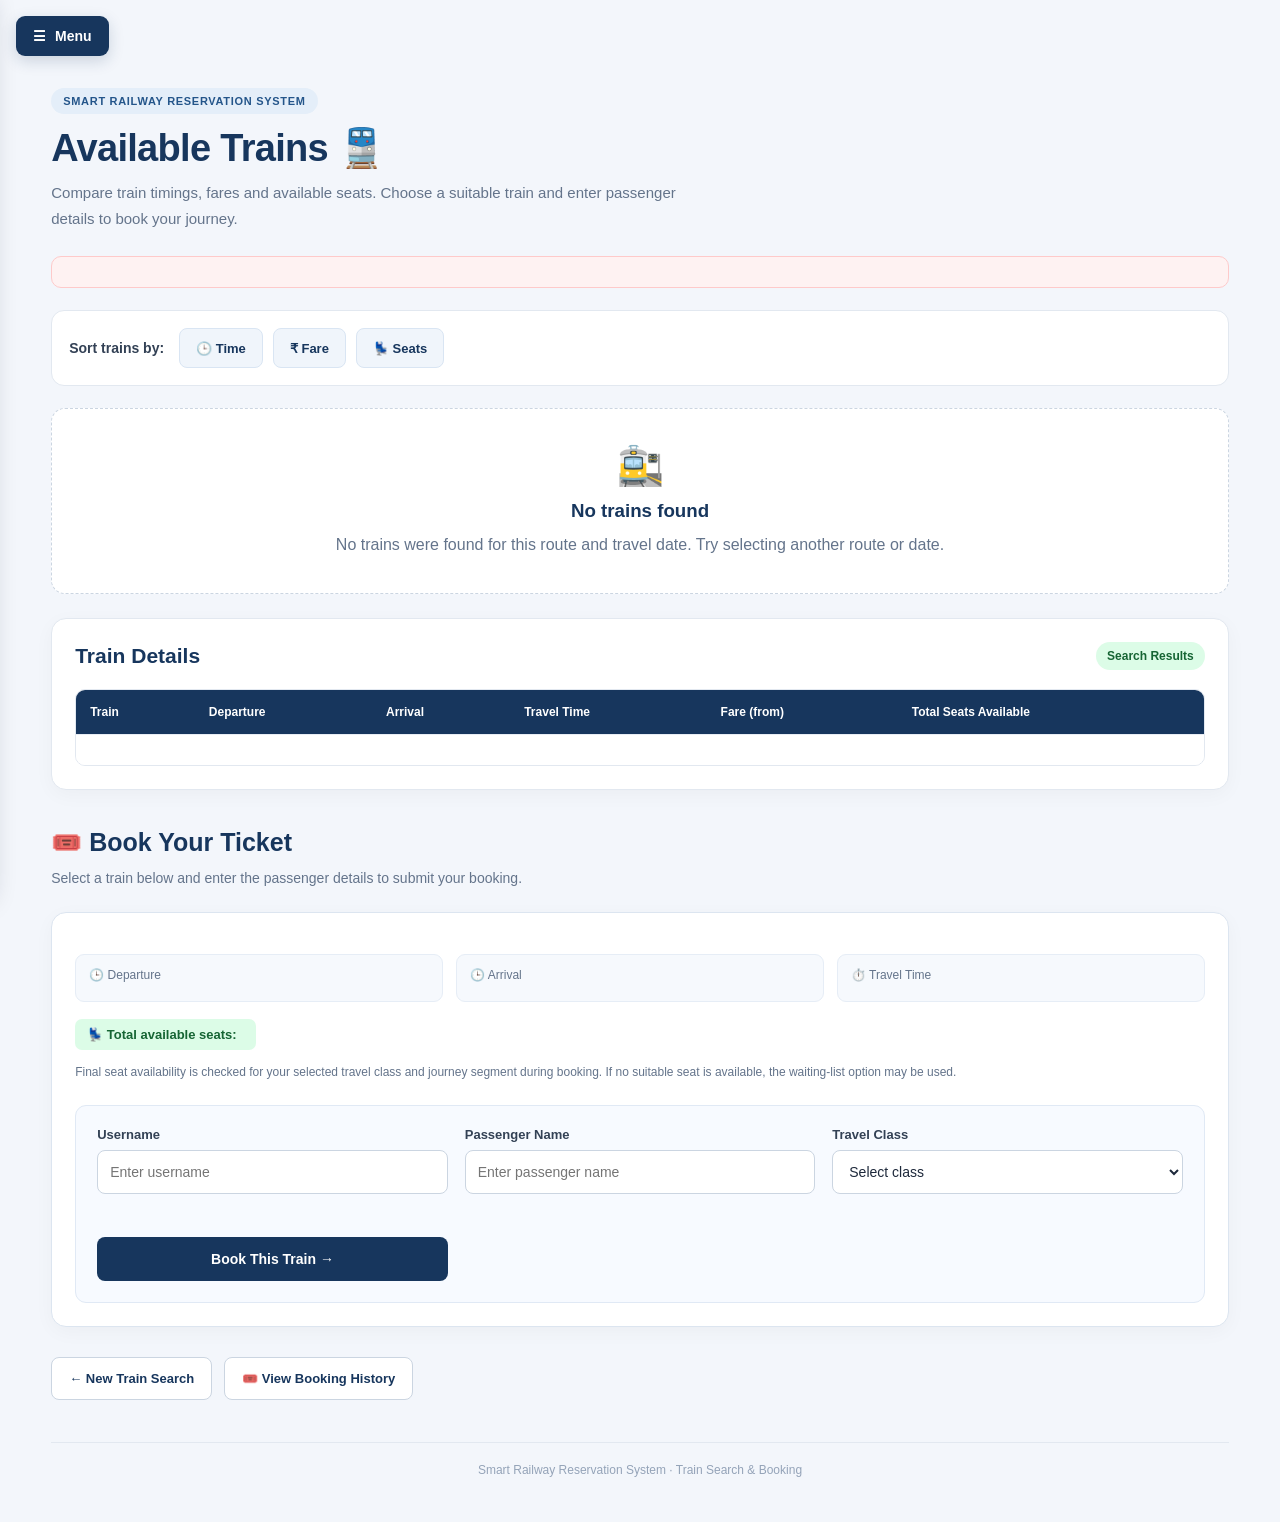
<file: src/main/resources/templates/results.html>
<!DOCTYPE html>
<html lang="en" xmlns:th="http://www.thymeleaf.org">

<head>
    <meta charset="UTF-8">
    <meta name="viewport" content="width=device-width, initial-scale=1.0">

    <title>Train Search Results | Smart Railway</title>

    <link rel="stylesheet" th:href="@{/css/style.css}">

    <style>
        * {
            box-sizing: border-box;
        }

        body {
            margin: 0;
            color: #1e293b;
            background: #f3f6fb;
            font-family: "Segoe UI", Arial, sans-serif;
        }

        a {
            -webkit-tap-highlight-color: transparent;
        }

        .container {
            width: 92%;
            max-width: 1200px;
            margin: auto;
            padding: 88px 0 45px;
        }

        /* Navigation menu */

        .menu-button {
            position: fixed;
            top: 16px;
            left: 16px;
            z-index: 1001;
            display: flex;
            align-items: center;
            gap: 9px;
            padding: 12px 17px;
            color: #fff;
            background: #17365d;
            border: none;
            border-radius: 9px;
            font-size: 14px;
            font-weight: 700;
            cursor: pointer;
            box-shadow: 0 5px 15px rgba(23, 54, 93, .18);
            transition: background .2s ease;
        }

        .menu-button:hover {
            background: #24558a;
        }

        .menu-overlay {
            position: fixed;
            inset: 0;
            z-index: 1002;
            background: rgba(15, 23, 42, .55);
            opacity: 0;
            visibility: hidden;
            transition: opacity .25s ease, visibility .25s ease;
        }

        .menu-overlay.open {
            opacity: 1;
            visibility: visible;
        }

        .side-menu {
            position: fixed;
            inset: 0 auto 0 0;
            z-index: 1003;
            width: 290px;
            max-width: 85%;
            height: 100%;
            height: 100dvh;
            padding: 25px 20px;
            overflow-y: auto;
            background: linear-gradient(160deg, #17365d, #104a78);
            box-shadow: 5px 0 25px rgba(15, 23, 42, .2);
            transform: translateX(-105%);
            transition: transform .3s ease;
        }

        .side-menu.open {
            transform: translateX(0);
        }

        .menu-header {
            display: flex;
            justify-content: space-between;
            align-items: center;
            gap: 10px;
            padding-bottom: 22px;
            border-bottom: 1px solid rgba(255, 255, 255, .2);
        }

        .menu-brand {
            color: #fff;
            font-size: 21px;
            font-weight: 800;
        }

        .close-button {
            width: 40px;
            height: 40px;
            color: #fff;
            background: transparent;
            border: none;
            border-radius: 7px;
            font-size: 30px;
            cursor: pointer;
        }

        .close-button:hover {
            background: rgba(255, 255, 255, .14);
        }

        .menu-caption {
            margin: 25px 0 12px;
            color: #cbdcec;
            font-size: 11px;
            font-weight: 800;
            letter-spacing: 1.5px;
            text-transform: uppercase;
        }

        .menu-links {
            display: flex;
            flex-direction: column;
            gap: 7px;
        }

        .menu-links a {
            display: flex;
            align-items: center;
            gap: 12px;
            padding: 13px 12px;
            color: #f8fafc;
            text-decoration: none;
            border-radius: 9px;
            font-size: 14px;
            transition: background .2s ease;
        }

        .menu-links a:hover,
        .menu-links a.active {
            background: rgba(255, 255, 255, .15);
        }

        .menu-icon {
            width: 25px;
            text-align: center;
            font-size: 18px;
        }

        body.menu-open {
            overflow: hidden;
        }

        /* Page heading */

        .section-label {
            display: inline-block;
            margin-bottom: 12px;
            padding: 7px 12px;
            color: #24558a;
            background: #e4eef9;
            border-radius: 20px;
            font-size: 11px;
            font-weight: 800;
            letter-spacing: .7px;
        }

        .page-heading {
            margin-bottom: 25px;
        }

        .page-heading h1 {
            margin: 0 0 10px;
            color: #17365d;
            font-size: clamp(28px, 4vw, 38px);
            letter-spacing: -.7px;
        }

        .page-description {
            max-width: 650px;
            margin: 0;
            color: #64748b;
            font-size: 15px;
            line-height: 1.7;
        }

        /* Sorting */

        .sort-panel {
            display: flex;
            align-items: center;
            flex-wrap: wrap;
            gap: 10px;
            margin: 22px 0;
            padding: 17px;
            background: #fff;
            border: 1px solid #e2e8f0;
            border-radius: 13px;
        }

        .sort-label {
            margin-right: 5px;
            color: #334155;
            font-size: 14px;
            font-weight: 700;
        }

        .sort-link {
            display: inline-flex;
            align-items: center;
            justify-content: center;
            min-height: 40px;
            padding: 9px 16px;
            color: #17365d;
            background: #f0f5fb;
            border: 1px solid #d9e5f3;
            border-radius: 8px;
            text-decoration: none;
            font-size: 13px;
            font-weight: 700;
            transition: background .2s ease, color .2s ease;
        }

        .sort-link:hover {
            color: #fff;
            background: #24558a;
        }

        /* Messages */

        .error {
            margin: 20px 0;
            padding: 15px 17px;
            color: #991b1b;
            background: #fef2f2;
            border: 1px solid #fecaca;
            border-radius: 10px;
            line-height: 1.6;
        }

        .empty-message {
            margin: 22px 0;
            padding: 35px 20px;
            background: #fff;
            border: 1px dashed #cbd5e1;
            border-radius: 14px;
            text-align: center;
        }

        .empty-icon {
            margin-bottom: 12px;
            font-size: 38px;
        }

        .empty-message h3 {
            margin: 0 0 10px;
            color: #17365d;
        }

        .empty-message p {
            margin: 0;
            color: #64748b;
            line-height: 1.6;
        }

        /* Train table */

        .results-panel {
            margin-top: 24px;
            padding: 23px;
            background: #fff;
            border: 1px solid #e2e8f0;
            border-radius: 15px;
            box-shadow: 0 5px 20px rgba(15, 23, 42, .035);
        }

        .panel-heading {
            display: flex;
            justify-content: space-between;
            align-items: center;
            flex-wrap: wrap;
            gap: 10px;
            margin-bottom: 19px;
        }

        .panel-heading h2 {
            margin: 0;
            color: #17365d;
            font-size: 21px;
        }

        .panel-badge {
            padding: 7px 11px;
            color: #166534;
            background: #dcfce7;
            border-radius: 20px;
            font-size: 12px;
            font-weight: 800;
        }

        .table-wrapper {
            width: 100%;
            overflow-x: auto;
            border: 1px solid #e2e8f0;
            border-radius: 10px;
        }

        table {
            width: 100%;
            min-width: 720px;
            border-collapse: collapse;
            background: #fff;
        }

        thead {
            color: #fff;
            background: #17365d;
        }

        th,
        td {
            padding: 15px 14px;
            text-align: left;
            border-bottom: 1px solid #e8edf4;
            white-space: nowrap;
        }

        th {
            font-size: 12px;
            font-weight: 800;
        }

        td {
            color: #475569;
            font-size: 13px;
        }

        tbody tr:last-child td {
            border-bottom: none;
        }

        tbody tr:hover {
            background: #f5f9ff;
        }

        /* Booking section */

        .booking-section {
            margin-top: 38px;
        }

        .booking-section h2 {
            margin: 0 0 10px;
            color: #17365d;
            font-size: 25px;
        }

        .booking-intro {
            margin: 0 0 22px;
            color: #64748b;
            line-height: 1.7;
            font-size: 14px;
        }

        .train-card {
            margin: 20px 0;
            padding: 23px;
            background: #fff;
            border: 1px solid #dce5f0;
            border-radius: 15px;
            box-shadow: 0 5px 20px rgba(15, 23, 42, .035);
            transition: border-color .2s ease, box-shadow .2s ease;
        }

        .train-card:hover {
            border-color: #b8cce4;
            box-shadow: 0 9px 25px rgba(15, 23, 42, .07);
        }

        .train-card h3 {
            margin: 0 0 18px;
            color: #17365d;
            font-size: 19px;
            line-height: 1.5;
        }

        .train-details {
            display: grid;
            grid-template-columns: repeat(3, minmax(0, 1fr));
            gap: 13px;
            margin-bottom: 17px;
        }

        .detail-box {
            padding: 13px;
            background: #f6f9fd;
            border: 1px solid #e6edf6;
            border-radius: 9px;
        }

        .detail-label {
            display: block;
            margin-bottom: 6px;
            color: #64748b;
            font-size: 12px;
        }

        .detail-value {
            color: #17365d;
            font-size: 15px;
            font-weight: 800;
            overflow-wrap: anywhere;
        }

        .seat-info {
            display: inline-flex;
            align-items: center;
            gap: 7px;
            margin: 0;
            padding: 8px 12px;
            color: #166534;
            background: #dcfce7;
            border-radius: 7px;
            font-size: 13px;
            font-weight: 800;
        }

        .availability-note {
            margin: 13px 0 0;
            color: #64748b;
            font-size: 12px;
            line-height: 1.6;
        }

        /* Booking form */

        .booking-form {
            display: grid;
            grid-template-columns: repeat(3, minmax(0, 1fr));
            gap: 17px;
            margin-top: 22px;
            padding: 21px;
            background: #f7faff;
            border: 1px solid #e0e9f5;
            border-radius: 11px;
        }

        .booking-form label {
            display: block;
            margin-bottom: 8px;
            color: #334155;
            font-size: 13px;
            font-weight: 800;
        }

        .booking-form input,
        .booking-form select {
            display: block;
            width: 100%;
            min-height: 44px;
            padding: 10px 12px;
            color: #1e293b;
            background: #fff;
            border: 1px solid #cbd5e1;
            border-radius: 8px;
            font-family: inherit;
            font-size: 14px;
        }

        .booking-form input:focus,
        .booking-form select:focus {
            outline: none;
            border-color: #3674b5;
            box-shadow: 0 0 0 3px rgba(54, 116, 181, .12);
        }

        .booking-form button {
            width: 100%;
            min-height: 44px;
            margin-top: 26px;
            padding: 11px 15px;
            color: #fff;
            background: #17365d;
            border: none;
            border-radius: 8px;
            font-family: inherit;
            font-size: 14px;
            font-weight: 800;
            cursor: pointer;
            transition: background .2s ease;
        }

        .booking-form button:hover {
            background: #24558a;
        }

        /* Bottom links */

        .bottom-navigation {
            display: flex;
            flex-wrap: wrap;
            gap: 12px;
            margin-top: 30px;
        }

        .back-link {
            display: inline-flex;
            align-items: center;
            justify-content: center;
            min-height: 43px;
            padding: 11px 17px;
            color: #17365d;
            background: #fff;
            border: 1px solid #cbd5e1;
            border-radius: 8px;
            text-decoration: none;
            font-size: 13px;
            font-weight: 800;
            transition: background .2s ease;
        }

        .back-link:hover {
            background: #eaf1f9;
        }

        .page-footer {
            margin-top: 42px;
            padding-top: 20px;
            color: #94a3b8;
            border-top: 1px solid #e2e8f0;
            text-align: center;
            font-size: 12px;
        }

        /* Responsive design */

        @media (max-width: 760px) {
            .train-details {
                grid-template-columns: 1fr;
            }

            .booking-form {
                grid-template-columns: repeat(2, minmax(0, 1fr));
            }

            .booking-form button {
                margin-top: 0;
            }
        }

        @media (max-width: 520px) {
            .container {
                width: 94%;
                padding-top: 80px;
            }

            .menu-button {
                top: 12px;
                left: 12px;
            }

            .results-panel,
            .train-card {
                padding: 15px;
            }

            .sort-panel {
                padding: 13px;
            }

            .sort-label {
                width: 100%;
            }

            .sort-link {
                flex: 1;
                padding: 9px 10px;
            }

            .booking-form {
                grid-template-columns: 1fr;
                padding: 15px;
            }

            .bottom-navigation {
                flex-direction: column;
            }

            .back-link {
                width: 100%;
            }
        }

        @media (prefers-reduced-motion: reduce) {
            *,
            *::before,
            *::after {
                scroll-behavior: auto !important;
                transition-duration: .01ms !important;
                animation-duration: .01ms !important;
            }
        }
    </style>
</head>

<body>

<button type="button"
        class="menu-button"
        id="menuButton"
        aria-label="Open navigation menu"
        aria-controls="sideMenu"
        aria-expanded="false">

    <span aria-hidden="true">☰</span>
    <span>Menu</span>

</button>

<div class="menu-overlay" id="menuOverlay"></div>

<aside class="side-menu"
       id="sideMenu"
       aria-label="Main navigation"
       aria-hidden="true"
       inert>

    <div class="menu-header">

        <div class="menu-brand">🚆 Smart Railway</div>

        <button type="button"
                class="close-button"
                id="closeMenu"
                aria-label="Close navigation menu">
            &times;
        </button>

    </div>

    <p class="menu-caption">Navigation</p>

    <nav class="menu-links">

        <a th:href="@{/}">
            <span class="menu-icon" aria-hidden="true">⌂</span>
            <span>Home</span>
        </a>

        <a th:href="@{/}" class="active">
            <span class="menu-icon" aria-hidden="true">🚆</span>
            <span>Train Search</span>
        </a>

        <a th:href="@{/booking-history}">
            <span class="menu-icon" aria-hidden="true">🎟️</span>
            <span>Booking History</span>
        </a>

        <a th:href="@{/routes}">
            <span class="menu-icon" aria-hidden="true">🗺️</span>
            <span>Route Finder (BFS &amp; Dijkstra)</span>
        </a>

    </nav>

</aside>

<main class="container">

    <!-- Page heading -->

    <header class="page-heading">

        <span class="section-label">
            SMART RAILWAY RESERVATION SYSTEM
        </span>

        <h1>Available Trains 🚆</h1>

        <p class="page-description">
            Compare train timings, fares and available seats.
            Choose a suitable train and enter passenger details
            to book your journey.
        </p>

    </header>

    <!-- Error message -->

    <p th:if="${error}"
       class="error"
       th:text="${error}">
    </p>

    <!-- Sorting options -->

    <div class="sort-panel">

        <span class="sort-label">Sort trains by:</span>

        <a class="sort-link"
           th:href="@{/search(sourceId=${sourceId},destinationId=${destinationId},date=${date},sortBy='time')}">
            🕒 Time
        </a>

        <a class="sort-link"
           th:href="@{/search(sourceId=${sourceId},destinationId=${destinationId},date=${date},sortBy='fare')}">
            ₹ Fare
        </a>

        <a class="sort-link"
           th:href="@{/search(sourceId=${sourceId},destinationId=${destinationId},date=${date},sortBy='seats')}">
            💺 Seats
        </a>

    </div>

    <!-- No trains found -->

    <div class="empty-message"
         th:if="${#lists.isEmpty(trains) and error == null}">

        <div class="empty-icon">🚉</div>

        <h3>No trains found</h3>

        <p>
            No trains were found for this route and travel date.
            Try selecting another route or date.
        </p>

    </div>

    <!-- Train search results -->

    <section class="results-panel"
             th:unless="${#lists.isEmpty(trains)}">

        <div class="panel-heading">

            <h2>Train Details</h2>

            <span class="panel-badge">Search Results</span>

        </div>

        <div class="table-wrapper">

            <table>

                <thead>
                <tr>
                    <th>Train</th>
                    <th>Departure</th>
                    <th>Arrival</th>
                    <th>Travel Time</th>
                    <th>Fare (from)</th>
                    <th>Total Seats Available</th>
                </tr>
                </thead>

                <tbody>

                <tr th:each="t : ${trains}">

                    <td th:text="${t.trainNumber + ' - ' + t.trainName}"></td>

                    <td th:text="${t.departureTime}"></td>

                    <td th:text="${t.arrivalTime}"></td>

                    <td th:text="${t.travelTime}"></td>

                    <td th:text="${t.fare != null ? t.fare : 'N/A'}"></td>

                    <td th:text="${t.availableSeats}"></td>

                </tr>

                </tbody>

            </table>

        </div>

    </section>

    <!-- Booking section -->

    <section class="booking-section"
             th:unless="${#lists.isEmpty(trains)}">

        <h2>🎟️ Book Your Ticket</h2>

        <p class="booking-intro">
            Select a train below and enter the passenger details
            to submit your booking.
        </p>

        <!-- Individual train cards -->

        <div th:each="t : ${trains}" class="train-card">

            <h3 th:text="${t.trainNumber + ' - ' + t.trainName}"></h3>

            <div class="train-details">

                <div class="detail-box">

                    <span class="detail-label">🕒 Departure</span>

                    <span class="detail-value"
                          th:text="${t.departureTime}">
                    </span>

                </div>

                <div class="detail-box">

                    <span class="detail-label">🕒 Arrival</span>

                    <span class="detail-value"
                          th:text="${t.arrivalTime}">
                    </span>

                </div>

                <div class="detail-box">

                    <span class="detail-label">⏱️ Travel Time</span>

                    <span class="detail-value"
                          th:text="${t.travelTime}">
                    </span>

                </div>

            </div>

            <p class="seat-info">

                💺 Total available seats:

                <span th:text="${t.availableSeats}"></span>

            </p>

            <p class="availability-note">
                Final seat availability is checked for your selected
                travel class and journey segment during booking.
                If no suitable seat is available, the waiting-list
                option may be used.
            </p>

            <!-- Booking form -->

            <form class="booking-form"
                  th:action="@{/book-ticket}"
                  method="post">

                <input type="hidden"
                       name="trainId"
                       th:value="${t.trainId}">

                <input type="hidden"
                       name="sourceStationId"
                       th:value="${sourceId}">

                <input type="hidden"
                       name="destinationStationId"
                       th:value="${destinationId}">

                <input type="hidden"
                       name="travelDate"
                       th:value="${date}">

                <div>

                    <label>Username</label>

                    <input type="text"
                           name="username"
                           autocomplete="username"
                           placeholder="Enter username"
                           required>

                </div>

                <div>

                    <label>Passenger Name</label>

                    <input type="text"
                           name="passengerName"
                           maxlength="100"
                           autocomplete="name"
                           placeholder="Enter passenger name"
                           required>

                </div>

                <div>

                    <label>Travel Class</label>

                    <select name="classType" required>

                        <option value="">Select class</option>

                        <option value="Sleeper">Sleeper</option>

                        <option value="AC">AC</option>

                    </select>

                </div>

                <div>

                    <button type="submit">
                        Book This Train →
                    </button>

                </div>

            </form>

        </div>

    </section>

    <!-- Bottom navigation -->

    <div class="bottom-navigation">

        <a class="back-link" th:href="@{/}">
            ← New Train Search
        </a>

        <a class="back-link" th:href="@{/booking-history}">
            🎟️ View Booking History
        </a>

    </div>

    <!-- Footer -->

    <footer class="page-footer">
        Smart Railway Reservation System · Train Search &amp; Booking
    </footer>

</main>

<!-- Navigation JavaScript -->

<script>

    const menuButton = document.getElementById("menuButton");

    const sideMenu = document.getElementById("sideMenu");

    const menuOverlay = document.getElementById("menuOverlay");

    const closeMenuButton = document.getElementById("closeMenu");


    function openMenu() {

        sideMenu.classList.add("open");

        menuOverlay.classList.add("open");

        sideMenu.removeAttribute("inert");

        sideMenu.setAttribute("aria-hidden", "false");

        document.body.classList.add("menu-open");

        menuButton.setAttribute("aria-expanded", "true");

        closeMenuButton.focus();

    }


    function closeSideMenu() {

        sideMenu.classList.remove("open");

        menuOverlay.classList.remove("open");

        sideMenu.setAttribute("inert", "");

        sideMenu.setAttribute("aria-hidden", "true");

        document.body.classList.remove("menu-open");

        menuButton.setAttribute("aria-expanded", "false");

        menuButton.focus();

    }


    menuButton.addEventListener("click", openMenu);

    closeMenuButton.addEventListener("click", closeSideMenu);

    menuOverlay.addEventListener("click", closeSideMenu);


    document.addEventListener("keydown", function (event) {

        if (event.key === "Escape" &&
            sideMenu.classList.contains("open")) {

            closeSideMenu();

        }

    });

</script>

</body>
</html>
</file>
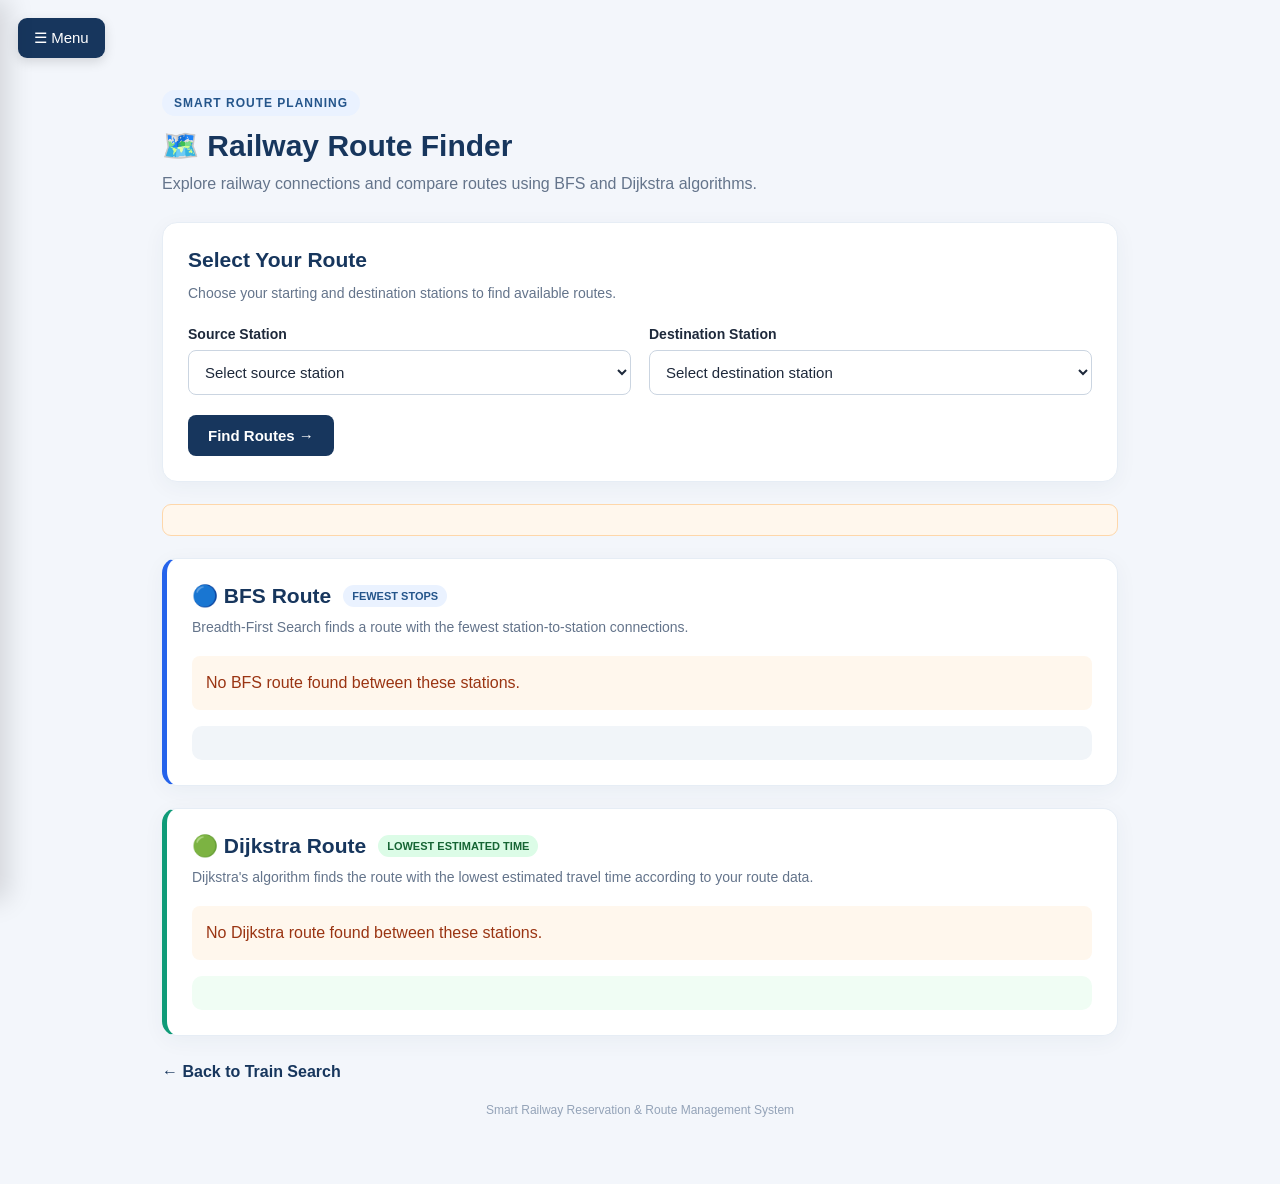
<file: src/main/resources/templates/routes.html>
<!DOCTYPE html>
<html lang="en" xmlns:th="http://www.thymeleaf.org">

<head>
    <meta charset="UTF-8">
    <meta name="viewport" content="width=device-width, initial-scale=1.0">

    <title>Route Finder | Smart Railway</title>

    <style>
        * {
            box-sizing: border-box;
        }

        body {
            margin: 0;
            font-family: "Segoe UI", Arial, sans-serif;
            background: #f3f6fb;
            color: #1e293b;
        }

        body.menu-open {
            overflow: hidden;
        }

        /* Menu Button */
        .menu-button {
            position: fixed;
            top: 18px;
            left: 18px;
            z-index: 1001;
            border: none;
            border-radius: 9px;
            padding: 11px 16px;
            background: #17365d;
            color: white;
            font-size: 15px;
            cursor: pointer;
            box-shadow: 0 4px 12px #0002;
        }

        .menu-button:hover {
            background: #24558b;
        }

        /* Menu Overlay */
        .menu-overlay {
            position: fixed;
            inset: 0;
            background: rgba(15, 23, 42, 0.5);
            z-index: 1002;
            opacity: 0;
            visibility: hidden;
            transition: opacity 0.3s, visibility 0.3s;
        }

        .menu-overlay.open {
            opacity: 1;
            visibility: visible;
        }

        /* Sidebar */
        .side-menu {
            position: fixed;
            top: 0;
            left: 0;
            width: 285px;
            max-width: 85vw;
            height: 100vh;
            height: 100dvh;
            padding: 22px 16px;
            background: linear-gradient(160deg, #17365d, #104a78);
            color: white;
            z-index: 1003;
            transform: translateX(-100%);
            transition: transform 0.3s ease;
            box-shadow: 8px 0 25px #0002;
            overflow-y: auto;
        }

        .side-menu.open {
            transform: translateX(0);
        }

        .menu-header {
            display: flex;
            align-items: center;
            justify-content: space-between;
            padding-bottom: 24px;
            border-bottom: 1px solid #ffffff30;
        }

        .menu-brand {
            font-size: 19px;
            font-weight: 700;
        }

        .close-button {
            width: 40px;
            height: 40px;
            border: none;
            border-radius: 7px;
            background: transparent;
            color: white;
            font-size: 30px;
            cursor: pointer;
        }

        .close-button:hover {
            background: #ffffff20;
        }

        .menu-caption {
            color: #cbd5e1;
            font-size: 12px;
            text-transform: uppercase;
            letter-spacing: 1.5px;
            margin: 24px 10px 12px;
        }

        .menu-links a {
            display: block;
            padding: 13px 12px;
            margin: 5px 0;
            color: white;
            text-decoration: none;
            border-radius: 8px;
            transition: background 0.2s;
        }

        .menu-links a:hover,
        .menu-links a.active {
            background: #ffffff20;
        }

        .menu-icon {
            display: inline-block;
            width: 32px;
        }

        /* Focus Accessibility */
        .menu-button:focus-visible,
        .close-button:focus-visible,
        .menu-links a:focus-visible,
        select:focus-visible,
        .search-button:focus-visible,
        .back-link:focus-visible {
            outline: 3px solid #60a5fa;
            outline-offset: 3px;
        }

        /* Main Page */
        .page {
            max-width: 1000px;
            margin: 0 auto;
            padding: 90px 22px 45px;
        }

        .page-heading {
            margin-bottom: 25px;
        }

        .eyebrow {
            display: inline-block;
            margin-bottom: 12px;
            padding: 6px 12px;
            border-radius: 20px;
            background: #eaf2ff;
            color: #24558b;
            font-size: 12px;
            font-weight: 700;
            letter-spacing: 1px;
            text-transform: uppercase;
        }

        .page-heading h1 {
            color: #17365d;
            font-size: 30px;
            margin: 0 0 8px;
        }

        .page-heading p {
            color: #64748b;
            margin: 0;
            line-height: 1.6;
        }

        /* Cards */
        .card {
            background: white;
            border-radius: 15px;
            padding: 25px;
            margin-bottom: 22px;
            box-shadow: 0 5px 22px #17365d0c;
            border: 1px solid #e6edf5;
        }

        .card h2 {
            margin: 0 0 10px;
            color: #17365d;
            font-size: 21px;
        }

        .card-description {
            margin: 0 0 22px;
            color: #64748b;
            font-size: 14px;
            line-height: 1.6;
        }

        /* Route Search Form */
        .form-grid {
            display: grid;
            grid-template-columns: 1fr 1fr;
            gap: 18px;
        }

        label {
            display: block;
            margin-bottom: 8px;
            font-size: 14px;
            font-weight: 600;
        }

        select {
            width: 100%;
            padding: 12px;
            border: 1px solid #cbd5e1;
            border-radius: 8px;
            background: white;
            font-size: 15px;
            color: #1e293b;
        }

        select:focus {
            outline: 2px solid #93c5fd;
            border-color: #2563eb;
        }

        .search-button {
            margin-top: 20px;
            border: none;
            border-radius: 8px;
            background: #17365d;
            color: white;
            padding: 12px 20px;
            font-size: 15px;
            font-weight: 600;
            cursor: pointer;
            transition: background 0.2s, transform 0.2s;
        }

        .search-button:hover {
            background: #24558b;
            transform: translateY(-1px);
        }

        /* Error Message */
        .error-message {
            padding: 15px;
            margin-bottom: 22px;
            border: 1px solid #fed7aa;
            border-radius: 9px;
            background: #fff7ed;
            color: #9a3412;
            line-height: 1.6;
        }

        /* Route Result Cards */
        .route-card {
            border-left: 5px solid #2563eb;
        }

        .route-card.dijkstra {
            border-left-color: #0f9b78;
        }

        .route-heading {
            display: flex;
            align-items: center;
            gap: 12px;
            margin-bottom: 8px;
        }

        .route-heading h2 {
            margin: 0;
        }

        .route-badge {
            display: inline-block;
            padding: 5px 9px;
            border-radius: 20px;
            background: #eaf2ff;
            color: #24558b;
            font-size: 11px;
            font-weight: 700;
        }

        .dijkstra .route-badge {
            background: #dcfce7;
            color: #166534;
        }

        .route-subtitle {
            color: #64748b;
            margin: 0 0 18px;
            font-size: 14px;
            line-height: 1.6;
        }

        .route-path {
            background: #f1f5f9;
            border-radius: 10px;
            padding: 17px;
            line-height: 1.9;
            overflow-wrap: anywhere;
            color: #17365d;
            font-weight: 600;
        }

        .route-card.dijkstra .route-path {
            background: #f0fdf4;
            color: #166534;
        }

        .empty-message {
            background: #fff7ed;
            color: #9a3412;
            border-radius: 8px;
            padding: 14px;
            line-height: 1.6;
        }

        /* Back Link */
        .back-link {
            display: inline-block;
            margin-top: 5px;
            color: #17365d;
            font-weight: 600;
            text-decoration: none;
        }

        .back-link:hover {
            text-decoration: underline;
        }

        /* Footer */
        .footer {
            text-align: center;
            padding: 22px 10px;
            color: #94a3b8;
            font-size: 12px;
        }

        /* Mobile Responsive */
        @media (max-width: 600px) {
            .page {
                padding: 85px 14px 30px;
            }

            .page-heading h1 {
                font-size: 25px;
            }

            .form-grid {
                grid-template-columns: 1fr;
            }

            .card {
                padding: 18px;
            }

            .route-heading {
                flex-wrap: wrap;
            }
        }

        /* Reduced Motion Accessibility */
        @media (prefers-reduced-motion: reduce) {
            *,
            *::before,
            *::after {
                animation-duration: 0.01ms !important;
                transition-duration: 0.01ms !important;
                scroll-behavior: auto !important;
            }
        }
    </style>
</head>

<body>

    <!-- Menu Button -->
    <button type="button"
            class="menu-button"
            id="menuButton"
            aria-label="Open navigation menu"
            aria-controls="sideMenu"
            aria-expanded="false">
        ☰ Menu
    </button>

    <div class="menu-overlay" id="menuOverlay"></div>

    <!-- Sidebar -->
    <aside class="side-menu"
           id="sideMenu"
           aria-label="Main navigation"
           aria-hidden="true"
           inert>

        <div class="menu-header">

            <div class="menu-brand">
                🚆 Smart Railway
            </div>

            <button type="button"
                    class="close-button"
                    id="closeMenu"
                    aria-label="Close menu">
                &times;
            </button>

        </div>

        <p class="menu-caption">Navigation</p>

        <nav class="menu-links">

            <a th:href="@{/}">
                <span class="menu-icon">⌂</span> Home
            </a>

            <a th:href="@{/}">
                <span class="menu-icon">🚆</span> Train Search
            </a>

            <a th:href="@{/booking-history}">
                <span class="menu-icon">🎟️</span> Booking History
            </a>

            <a th:href="@{/routes}"
               class="active"
               aria-current="page">
                <span class="menu-icon">🗺️</span> Route Finder
            </a>

        </nav>

    </aside>

    <!-- Main Content -->
    <main class="page">

        <header class="page-heading">

            <span class="eyebrow">Smart Route Planning</span>

            <h1>🗺️ Railway Route Finder</h1>

            <p>
                Explore railway connections and compare routes using
                BFS and Dijkstra algorithms.
            </p>

        </header>

        <!-- Route Search -->
        <section class="card">

            <h2>Select Your Route</h2>

            <p class="card-description">
                Choose your starting and destination stations to find available routes.
            </p>

            <form th:action="@{/routes}" method="get">

                <div class="form-grid">

                    <div>
                        <label for="sourceId">Source Station</label>

                        <select id="sourceId" name="sourceId" required>

                            <option value="">Select source station</option>

                            <option th:each="station : ${stations}"
                                    th:value="${station.stationId}"
                                    th:text="${station.stationName}"
                                    th:selected="${station.stationId == sourceId}">
                            </option>

                        </select>
                    </div>

                    <div>
                        <label for="destinationId">Destination Station</label>

                        <select id="destinationId"
                                name="destinationId"
                                required>

                            <option value="">Select destination station</option>

                            <option th:each="station : ${stations}"
                                    th:value="${station.stationId}"
                                    th:text="${station.stationName}"
                                    th:selected="${station.stationId == destinationId}">
                            </option>

                        </select>
                    </div>

                </div>

                <button type="submit" class="search-button">
                    Find Routes →
                </button>

            </form>

        </section>

        <!-- Validation Error -->
        <div class="error-message"
             role="alert"
             th:if="${errorMessage != null}"
             th:text="${errorMessage}">
        </div>

        <!-- Route Results -->
        <div th:if="${errorMessage == null}">

            <!-- BFS Route -->
            <section class="card route-card">

                <div class="route-heading">

                    <h2>🔵 BFS Route</h2>

                    <span class="route-badge">
                        FEWEST STOPS
                    </span>

                </div>

                <p class="route-subtitle">
                    Breadth-First Search finds a route with the fewest
                    station-to-station connections.
                </p>

                <p class="empty-message"
                   th:if="${#lists.isEmpty(bfsRoute)}">
                    No BFS route found between these stations.
                </p>

                <div class="route-path"
                     th:unless="${#lists.isEmpty(bfsRoute)}"
                     th:text="${#strings.listJoin(bfsRoute, ' → ')}">
                </div>

            </section>

            <!-- Dijkstra Route -->
            <section class="card route-card dijkstra">

                <div class="route-heading">

                    <h2>🟢 Dijkstra Route</h2>

                    <span class="route-badge">
                        LOWEST ESTIMATED TIME
                    </span>

                </div>

                <p class="route-subtitle">
                    Dijkstra's algorithm finds the route with the lowest
                    estimated travel time according to your route data.
                </p>

                <p class="empty-message"
                   th:if="${#lists.isEmpty(dijkstraRoute)}">
                    No Dijkstra route found between these stations.
                </p>

                <div class="route-path"
                     th:unless="${#lists.isEmpty(dijkstraRoute)}"
                     th:text="${#strings.listJoin(dijkstraRoute, ' → ')}">
                </div>

            </section>

        </div>

        <a class="back-link" th:href="@{/}">
            ← Back to Train Search
        </a>

        <footer class="footer">
            Smart Railway Reservation &amp; Route Management System
        </footer>

    </main>

    <!-- Sidebar JavaScript -->
    <script>

        const menuButton = document.getElementById("menuButton");
        const sideMenu = document.getElementById("sideMenu");
        const menuOverlay = document.getElementById("menuOverlay");
        const closeMenuButton = document.getElementById("closeMenu");

        function openMenu() {

            sideMenu.classList.add("open");
            menuOverlay.classList.add("open");

            sideMenu.removeAttribute("inert");
            sideMenu.setAttribute("aria-hidden", "false");

            document.body.classList.add("menu-open");

            menuButton.setAttribute("aria-expanded", "true");

            closeMenuButton.focus();
        }

        function closeSideMenu() {

            sideMenu.classList.remove("open");
            menuOverlay.classList.remove("open");

            sideMenu.setAttribute("inert", "");
            sideMenu.setAttribute("aria-hidden", "true");

            document.body.classList.remove("menu-open");

            menuButton.setAttribute("aria-expanded", "false");

            menuButton.focus();
        }

        menuButton.addEventListener("click", openMenu);

        closeMenuButton.addEventListener("click", closeSideMenu);

        menuOverlay.addEventListener("click", closeSideMenu);

        document.addEventListener("keydown", function (event) {

            if (
                event.key === "Escape" &&
                sideMenu.classList.contains("open")
            ) {
                closeSideMenu();
            }

        });

    </script>

</body>
</html>
</file>
